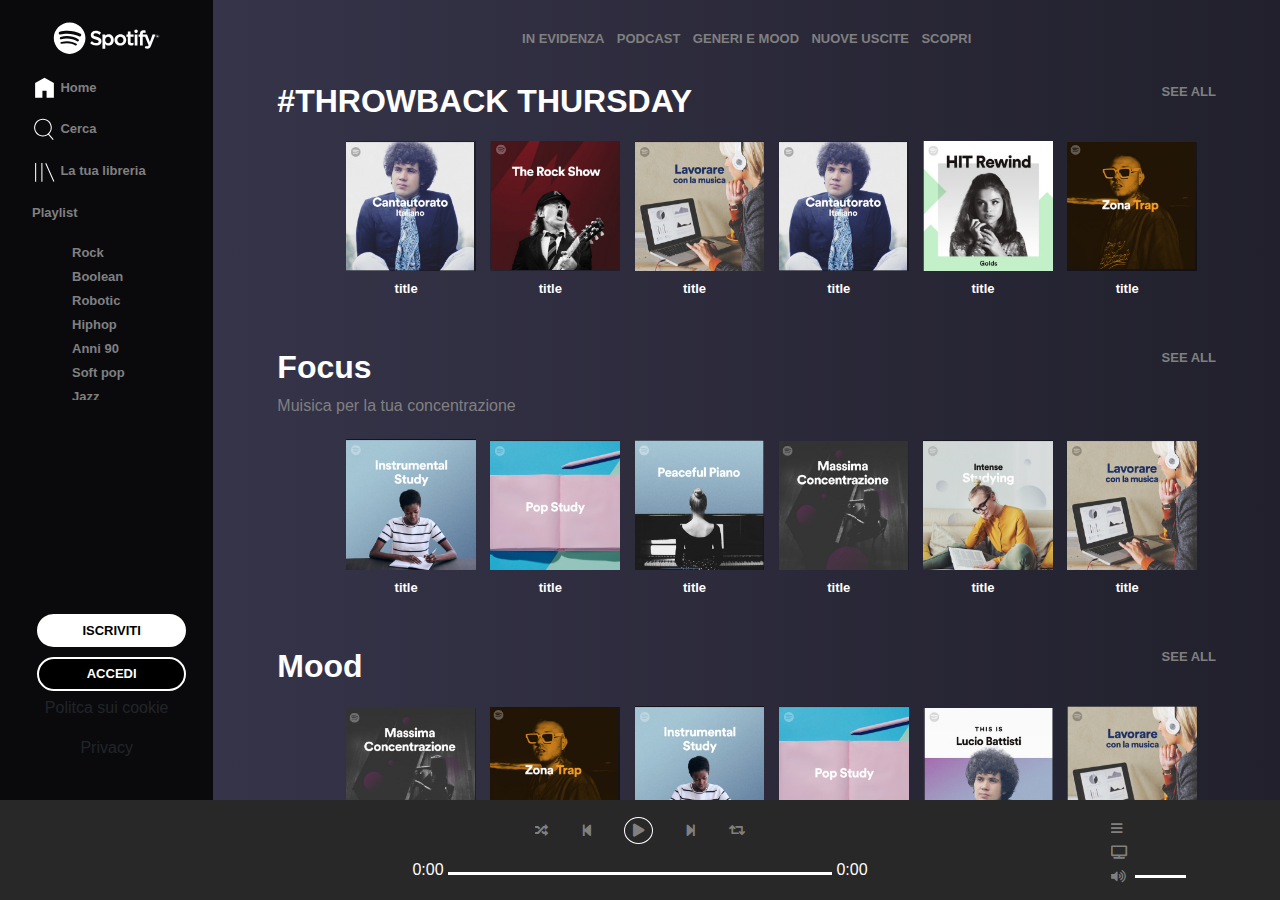
<file: index.html>
<!DOCTYPE html>
<html lang="en" dir="ltr">
  <head>
    <meta charset="utf-8">
    <meta name="viewport" content="width=device-width, initial-scale=1.0">

    <title>Spotify Replica</title>
    <link rel="stylesheet" href="https://stackpath.bootstrapcdn.com/bootstrap/4.3.1/css/bootstrap.min.css" integrity="sha384-ggOyR0iXCbMQv3Xipma34MD+dH/1fQ784/j6cY/iJTQUOhcWr7x9JvoRxT2MZw1T" crossorigin="anonymous">
    <link rel="stylesheet" href="https://cdnjs.cloudflare.com/ajax/libs/font-awesome/5.11.2/css/all.css">
    <link rel="stylesheet" href="css/master.css">
  </head>
  <body>
    <!-- container divided to leftbox and rightbox -->
    <div class="container-fluid">
      <div class="row">
        <!-- mini nav menu to our left with overflow y auto -->
        <div id="leftbox">
          <nav  class="col-4 col-md-3 col-lg-2">
            <div class="box">
              <div class="imgbox">
                <a href="#">
                  <img src="img/svg0.svg" alt="logo">
                </a>
              </div>
              <div class="txtbox">
                <p><a href="#"><img src="img/svg3.svg" alt="logo"> Home</a></p>
                <p><a href="#"><img src="img/svg4.svg" alt="logo"> Cerca</a></p>
                <p><a href="#"><img src="img/svg6.svg" alt="logo"> La tua libreria</a></p>
                <p><a href="#"> Playlist</a></p>
                <ul>
                  <li><a href="#">Rock</a></li>
                  <li><a href="#">Boolean</a></li>
                  <li><a href="#">Robotic</a></li>
                  <li><a href="#">Hiphop</a></li>
                  <li><a href="#">Anni 90</a></li>
                  <li><a href="#">Soft pop</a></li>
                  <li><a href="#">Jazz</a></li>
                  <li><a href="#">Random</a></li>
                  <li>Boolean</li>
                  <li>Robotic</li>
                  <li>Hiphop</li>
                  <li>Anni 90</li>
                  <li>Soft pop</li>
                  <li>Jazz</li>
                  <li>Random</li>
                </ul>
              </div>
            </div>

            <div class="box">
              <div class="txtbox">
                <a href="#">ISCRIVITI</a><br>
                <a href="#">ACCEDI</a>
                <p>Politca sui cookie</p>
                <p>Privacy</p>
              </div>
            </div>
          </nav>
        </div>
        <!-- Rightbox with different sections of songs -->
        <div id="rightbox" class="col-12 col-sm-12 col-md-9 col-lg-10">
          <div>
            <ul id="tophead" class="list-inline  text-center">
              <li class="list-inline-item"><a href="#evidenza">IN EVIDENZA</a> </li>
              <li class="list-inline-item"><a href="#podcast">PODCAST</a> </li>
              <li class="list-inline-item"><a href="#generi">GENERI E MOOD</a> </li>
              <li class="list-inline-item"><a href="#nuove">NUOVE USCITE</a> </li>
              <li class="list-inline-item"><a href="#scopri">SCOPRI</a> </li>
            </ul>
          </div>

          <section id="evidenza">
            <div class="txtbox">
              <div class="box">
                <h2>#THROWBACK THURSDAY</h2>
                <p></p>
              </div>
              <a href="#">SEE ALL</a>
            </div>
            <div class="imgbox">
              <ul >
                <li>
                  <a href="#"><img src="img/4.png" alt=""> </a> <br>
                  <a href="#">title</a>
                </li>
                <li>
                  <a href="#"><img src="img/2.png" alt=""> </a> <br>
                  <a href="#">title</a>
                </li>
                <li >
                  <a href="#"><img src="img/3.png" alt=""> </a> <br>
                  <a href="#">title</a>
                </li>
                <li >
                  <a href="#"><img src="img/4.png" alt=""> </a> <br>
                  <a href="#">title</a>
                </li>
                <li >
                  <a href="#"><img src="img/5.png" alt=""> </a> <br>
                  <a href="#">title</a>
                </li>
                <li >
                  <a href="#"><img src="img/6.png" alt=""> </a> <br>
                  <a href="#">title</a>
                </li>
              </ul>
            </div>

          </section>
          <section id="podcast">
            <div class="txtbox">
              <div class="box">
                <h2>Focus</h2>
                <p>Muisica per la tua concentrazione</p>
              </div>
              <a href="#">SEE ALL</a>
            </div>
            <div class="imgbox">
              <ul >
                <li>
                  <a href="#"><img src="img/12.png" alt=""> </a> <br>
                  <a href="#">title</a>
                </li>
                <li>
                  <a href="#"><img src="img/8.png" alt=""> </a> <br>
                  <a href="#">title</a>
                </li>
                <li >
                  <a href="#"><img src="img/10.png" alt=""> </a> <br>
                  <a href="#">title</a>
                </li>
                <li >
                  <a href="#"><img src="img/7.png" alt=""> </a> <br>
                  <a href="#">title</a>
                </li>
                <li >
                  <a href="#"><img src="img/11.png" alt=""> </a> <br>
                  <a href="#">title</a>
                </li>
                <li >
                  <a href="#"><img src="img/3.png" alt=""> </a> <br>
                  <a href="#">title</a>
                </li>
              </ul>
            </div>
          </section>
          <section id="generi">
            <div class="txtbox">
              <div class="box">
                <h2>Mood</h2>
                <p></p>
              </div>
              <a href="#">SEE ALL</a>
            </div>
            <div class="imgbox">
              <ul >
                <li>
                  <a href="#"><img src="img/7.png" alt=""> </a> <br>
                  <a href="#">title</a>
                </li>
                <li>
                  <a href="#"><img src="img/6.png" alt=""> </a> <br>
                  <a href="#">title</a>
                </li>
                <li >
                  <a href="#"><img src="img/12.png" alt=""> </a> <br>
                  <a href="#">title</a>
                </li>
                <li >
                  <a href="#"><img src="img/8.png" alt=""> </a> <br>
                  <a href="#">title</a>
                </li>
                <li >
                  <a href="#"><img src="img/1.png" alt=""> </a> <br>
                  <a href="#">title</a>
                </li>
                <li >
                  <a href="#"><img src="img/9.png" alt=""> </a> <br>
                  <a href="#">title</a>
                </li>
              </ul>
            </div>
          </section>
          <section id="nuove">
            <div class="txtbox">
              <div class="box">
                <h2>Nuove uscite</h2>
                <p>nuovisssimi per 20cent</p>
              </div>
              <a href="#">SEE ALL</a>
            </div>
            <div class="imgbox">
              <ul >
                <li>
                  <a href="#"><img src="img/4.png" alt=""> </a> <br>
                  <a href="#">title</a>
                </li>
                <li>
                  <a href="#"><img src="img/8.png" alt=""> </a> <br>
                  <a href="#">title</a>
                </li>
                <li >
                  <a href="#"><img src="img/3.png" alt=""> </a> <br>
                  <a href="#">title</a>
                </li>
                <li >
                  <a href="#"><img src="img/10.png" alt=""> </a> <br>
                  <a href="#">title</a>
                </li>
                <li >
                  <a href="#"><img src="img/5.png" alt=""> </a> <br>
                  <a href="#">title</a>
                </li>
                <li >
                  <a href="#"><img src="img/6.png" alt=""> </a> <br>
                  <a href="#">title</a>
                </li>
              </ul>
            </div>
          </section>
          <section id="scopri">
            <div class="txtbox">
              <div class="box">
                <h2>Scopri</h2>
                <p></p>
              </div>
              <a href="#">SEE ALL</a>
            </div>
            <div class="imgbox">
              <ul >
                <li>
                  <a href="#"><img src="img/7.png" alt=""> </a> <br>
                  <a href="#">title</a>
                </li>
                <li>
                  <a href="#"><img src="img/2.png" alt=""> </a> <br>
                  <a href="#">title</a>
                </li>
                <li >
                  <a href="#"><img src="img/6.png" alt=""> </a> <br>
                  <a href="#">title</a>
                </li>
                <li >
                  <a href="#"><img src="img/10.png" alt=""> </a> <br>
                  <a href="#">title</a>
                </li>
                <li >
                  <a href="#"><img src="img/5.png" alt=""> </a> <br>
                  <a href="#">title</a>
                </li>
                <li >
                  <a href="#"><img src="img/12.png" alt=""> </a> <br>
                  <a href="#">title</a>
                </li>
              </ul>
            </div>

          </section>

        </div>


      </div>
      <!-- position fixed so outside on it's own -->
      <div id="bottombox" class="col-12">

          <div id="showme" class="col-2">
            <img src="img/7.png" alt="logo">
            <div class="txtbox">
              <a href="#">
                <h7>Clark Grisworld <p>Axl Fernandez rose</p></h7>
              </a>
            </div>
            <a href="#"><i class="far fa-heart"></i></a>
          </div>

          <div class="col">
            <div class="txtbox text-center">
              <ul class="list-inline">
                <li class="list-inline-item"><a href="#"><i class="fas fa-random"></i></a> </li>
                <li class="list-inline-item"><a href="#"><i class="fas fa-step-backward"></a></i> </li>
                <li class="list-inline-item"><a href="#" onclick="canzone()"><i class="fas fa-play"></i></a> </li>
                <li class="list-inline-item"><a href="#"><i class="fas fa-step-forward"></i></a> </li>
                <li class="list-inline-item"><a href="#" onclick="stop()"><i class="fas fa-retweet"></i></a> </li>
              </ul>
            </div>
            <div class="txtbox">
              0:00
              <div class="line">
                <i id=musicme class="fas fa-music"></i>
              </div>
              0:00
            </div>
          </div>

          <div class="col-2">
            <ul>
              <li><a href="#"><i class="fas fa-bars"></i></a> </li>
              <li><a href="#"><i class="fas fa-tv"></i></a> </li>
              <li>
                <a href="#"><i class="fas fa-volume-up"></i>  <div class="line">

                  </div></a>
              </li>
            </ul>
          </div>
        </div>
      <script src="js/myscript.js" charset="utf-8"></script>
    </div>

  </body>
</html>
</file>
<file: css/master.css>
/* general rules */
#rightbox {
  scroll-behavior: smooth;
}

::-webkit-scrollbar {
 width: 10px;
}
::-webkit-scrollbar-thumb {
 background: #888;
 border-radius: 10px;
}
::-webkit-scrollbar-thumb:hover {
 background: #555;
}
li{
  list-style: none;
  color: white;
}
a{
  text-decoration: none;
  color: gray;
  font-size: 13px;
  font-weight:bold;
}
a:hover{
  text-decoration: none;
  color: white;
}
h2{
  font-weight: bold;
  color: white;
}

body{
  background: #0A0A0D;
}




/* leftbox */
#leftbox{
  position: fixed;
  left: 0;
  top: 0;
  bottom: 0;
  width: 100%;
  max-height: calc(100% - 98px) ;
  background-color: #0A0A0D;
  overflow-y: auto;
}
#leftbox .col-4{
  height: 100%;
  display: flex;
  flex-flow: column;
  justify-content: space-between;
  align-items: flex-start;
  padding: 1.4rem 0;
}
#leftbox img{
  filter: invert(100%);
}
#leftbox .imgbox{
  text-align: center;
}
#leftbox .imgbox img{
  width: 50%;
}

#leftbox .txtbox{
  margin: 20px auto;
  padding: 0 1rem;
}

#leftbox .txtbox a{
  display: inline-block;
  width: 100%;
  padding-left: 1rem;
}

#leftbox .txtbox a:hover{
  color: white;
  border-left: lightgreen 2px solid;
}
#leftbox .txtbox img{
  width: 15%;
}
#leftbox .box .txtbox  ul{
  overflow-y: auto;
  height: 160px;
}
#leftbox .box:nth-child(2){
  text-align: center;
  align-self: center;
  width: 100%;
  padding: 0 1rem;
}
#leftbox .box:nth-child(2) .txtbox a{
  padding: 5px;
  display: inline-block;
  border: 2px solid white;
  background-color: white;
  color: black;
  margin: 5px;
  border-radius: 20px;
  width: 100%;
}
#leftbox .box:nth-child(2) .txtbox a:last-of-type{
  background-color: black;
  color: white;
}

#rightbox{
  position: fixed;
  top: 0;
  right: 0;
  max-height: calc(100% - 98px);
  overflow-y: auto;
  background-image: linear-gradient(to right, #363449, #21202C);
}

#rightbox{
  padding: 2% 5% 14vh 5%;
  background-image: linear-gradient(to right, #363449, #21202C);
  color: gray;
}

#rightbox #tophead li a{
  padding-bottom: 0.5rem;
}
#rightbox #tophead li a:hover{
  border-bottom: 2px solid lightgreen;
}

#rightbox section{
  padding: 1rem 0;
}
#rightbox section .txtbox{
  display: flex;
  justify-content: space-between;
}
#rightbox section .imgbox{
  text-align: center;
}
#rightbox section .imgbox li{
  display: inline-block;
  width: calc((100% / 1) - 10px);
  padding-left: 5px;
  padding-right: 5px;
}
#rightbox section .imgbox li a{
  color: white;
}

#rightbox section .imgbox img{
  width: 100%;
  margin: 5px;
  transition: filter 1s;
}
#rightbox section .imgbox img:hover{
  filter: blur(3px);
}

#bottombox{
  position: fixed;
  display: flex;
  justify-content: space-between;
  left: 0;
  right: 0;
  bottom: 0;
  color: white;
  max-height: 100px;
  padding: 1rem;
  background: #282828;
}

#bottombox #showme{
  opacity: 0;
  display: flex;
  align-items: center;
  justify-content: space-around;
}
#bottombox #showme .txtbox {
  margin: 0 1rem;
}
#bottombox #showme .txtbox a{
  font-size: 10px;
}
#bottombox .col-2:first-of-type li a{
  font-size: 20px;
}
#bottombox .col-2:first-of-type img{
  width: 25%;
}
#bottombox .col {
  display: flex;
  flex-flow: column;
  justify-content: center;
  align-items: center;
}
#bottombox .col .txtbox ul li{
  padding: 0 10px;
  font-weight: bold;
}
#bottombox .col .txtbox ul li:nth-child(3) a{
  padding: 5px 8px;
  border-radius: 50%;
  border: 1px solid white;
}
#bottombox .col .txtbox .line{
  position: relative;
  display: inline-block;
  width: 30vw;
  border-bottom: 3px solid white;
}
#bottombox .col .txtbox .line i{
  opacity: 0;
  position: absolute;
  bottom: 0;
  left: 0;
  animation: music 6s infinite;
}
#bottombox .col-2:last-of-type .line{
  display: inline-block;
  width: 4vw;
  border-bottom: 3px solid white;
  margin-bottom:3px;
  margin-left: 5px;
}
/* animation */
@keyframes music {
  0%{
    bottom: 10px;
    left: 0;
  }
  14%{
    bottom: 0;
    left: 14%;
    color: #9400D3;
  }
  28%{
    bottom: 10px;
    left: 28%;
    color: #66199e;
  }
  42%{
    bottom: 0;
    left: 42%;
    color: #0000FF;
  }
  56%{
    bottom: 10px;;
    left: 56%;
    color: #00FF00;
  }
  70%{
    bottom: 0;
    left: 70%;
    color: #FFFF00;
  }
  84%{
    bottom: 10px;;
    left: 84%;
    color: #FF7F00;
  }
  100%{
    bottom: 0;
    left: 95%;
    color: #FF0000;
  }


}

/* media */

@media (max-width:769px) {
  #leftbox{
    display: none;
  }
  #rightbox section .imgbox img{
    width: 70%;
  }
  #bottombox .col-2:first-of-type{
    display: none !important;
  }
  #bottombox .col-2:last-of-type{
    display: none;
  }
}


@media (min-width: 767.98px) {
  #rightbox section .imgbox li{
    display: inline-block;
    width: calc((100% / 2) - 10px);
    padding-left: 5px;
    padding-right: 5px;
  }

}
@media (min-width: 991.98px) {
  #rightbox section .imgbox li{
    display: inline-block;
    width: calc((100% / 3) - 10px);
    padding-left: 5px;
    padding-right: 5px;
  }
}
@media (min-width: 1199.98px) {
  #rightbox section .imgbox li{
    display: inline-block;
    width: calc((100% / 6) - 10px);
    padding-left: 5px;
    padding-right: 5px;
  }
}
</file>
